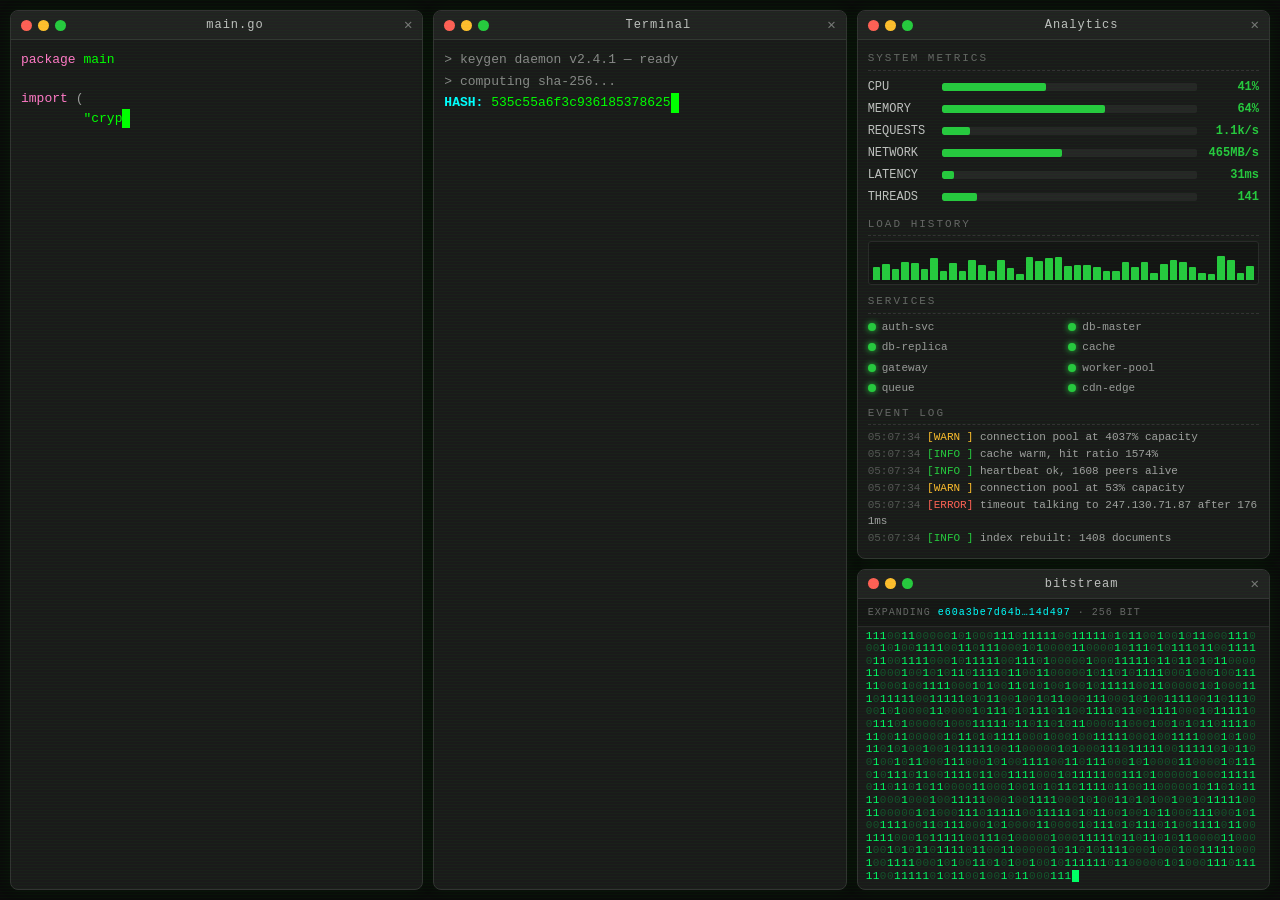
<file: legacy/hack-sys-prototype.html>
<!DOCTYPE html>
<html lang="ru">
<head>
<meta charset="UTF-8">
<meta name="viewport" content="width=device-width, initial-scale=1.0">
<title>HACK.SYS // TRIPLE PANEL</title>
<style>
  /* ============================================================
     БАЗОВЫЕ СТИЛИ
     ============================================================ */
  * { margin: 0; padding: 0; box-sizing: border-box; }

  html, body {
    height: 100%;
    background: #0a0a0a;
    color: #00ff00;
    font-family: "Courier New", Courier, monospace;
    font-size: 13px;
    overflow: hidden;               /* страница сама не скроллится — скроллятся окна */
  }

  /* Лёгкий эффект CRT-развёртки поверх всего (декоративный) */
  body::after {
    content: "";
    position: fixed;
    inset: 0;
    pointer-events: none;
    background: repeating-linear-gradient(
      to bottom,
      rgba(0, 255, 0, 0.03) 0px,
      rgba(0, 255, 0, 0.03) 1px,
      transparent 1px,
      transparent 3px
    );
    z-index: 999;
  }

  /* ============================================================
     МАКЕТ: 3 равные колонки на всю высоту, отступ 10px
     ============================================================ */
  .desktop {
    display: grid;
    grid-template-columns: 1fr 1fr 1fr;
    gap: 10px;
    padding: 10px;
    height: 100vh;
  }

  /* Третья колонка — два окна друг под другом.
     Верхнее (Analytics) занимает столько, сколько нужно его содержимому,
     но не больше 62% высоты; нижнее (bitstream) забирает весь остаток. */
  .col-stack {
    display: grid;
    grid-template-rows: auto minmax(0, 1fr);
    gap: 10px;
    min-height: 0;
    min-width: 0;
  }
  .col-stack > .window:first-child { max-height: 62vh; }

  /* ============================================================
     ОКНО
     ============================================================ */
  .window {
    display: flex;
    flex-direction: column;
    min-width: 0;                   /* чтобы длинные строки не растягивали колонку */
    min-height: 0;                  /* чтобы окно ужималось внутри grid-строки       */
    background: #1a1a1a;
    border: 1px solid #333;
    border-radius: 8px;
    overflow: hidden;
    box-shadow: 0 0 20px rgba(0, 255, 0, 0.05);
  }

  .titlebar {
    display: flex;
    align-items: center;
    gap: 8px;
    padding: 7px 10px;
    background: #222;
    border-bottom: 1px solid #333;
    flex: 0 0 auto;
    user-select: none;
  }

  /* Декоративные «кнопки» окна (macOS-стиль) */
  .dots { display: flex; gap: 6px; }
  .dot { width: 11px; height: 11px; border-radius: 50%; }
  .dot.red    { background: #ff5f56; }
  .dot.yellow { background: #ffbd2e; }
  .dot.green  { background: #27c93f; }

  .title {
    flex: 1;
    text-align: center;
    color: #c0c0c0;
    font-size: 12px;
    letter-spacing: 1px;
  }

  /* Кнопка закрытия справа — тоже декоративная */
  .close-btn {
    color: #777;
    font-size: 14px;
    line-height: 1;
    cursor: default;
  }
  .close-btn:hover { color: #ff5f56; }

  /* Тело окна: единственный скроллируемый контейнер */
  .body {
    flex: 1 1 auto;
    overflow-y: auto;
    overflow-x: hidden;
    padding: 10px;
    word-break: break-all;
    line-height: 1.5;
  }

  /* pre-wrap нужен только там, где важны отступы и пробелы (код, терминал, логи).
     На всём .body его ставить нельзя: переводы строк из самой разметки
     превратились бы в пустые строки и «раздули» окно аналитики. */
  #code, #terminal, #logs { white-space: pre-wrap; }

  /* Тонкий «хакерский» скроллбар */
  .body::-webkit-scrollbar { width: 8px; }
  .body::-webkit-scrollbar-track { background: #111; }
  .body::-webkit-scrollbar-thumb { background: #2a4a2a; border-radius: 4px; }
  .body::-webkit-scrollbar-thumb:hover { background: #3a6a3a; }

  /* Мигающий курсор (используется в окне кода и в терминале) */
  .cursor {
    display: inline-block;
    width: 8px;
    background: #00ff00;
    animation: blink 1s steps(1) infinite;
  }
  @keyframes blink { 0%, 50% { opacity: 1; } 50.01%, 100% { opacity: 0; } }

  /* ============================================================
     ОКНО 1 — подсветка синтаксиса Go
     ============================================================ */
  .kw   { color: #ff79c6; }  /* ключевые слова: func, var, for ... */
  .typ  { color: #8be9fd; }  /* типы: int, string, error ...       */
  .str  { color: #f1fa8c; }  /* строковые литералы                 */
  .num  { color: #bd93f9; }  /* числа                              */
  .com  { color: #6272a4; }  /* комментарии                        */
  .fn   { color: #50fa7b; }  /* имена функций / пакетов            */
  .pun  { color: #999; }     /* скобки и знаки препинания          */

  #code { color: #00ff00; }

  /* ============================================================
     ОКНО 2 — терминал
     ============================================================ */
  #terminal .cmd    { color: #888; }              /* строка «> generating...» */
  #terminal .prefix { color: #00ffff; font-weight: bold; } /* API_KEY: и т.п.  */
  #terminal .val    { color: #00ff00; }           /* сам «секрет»             */
  #terminal .ok     { color: #27c93f; }
  #terminal .line   { margin-bottom: 2px; }

  /* ============================================================
     ОКНО 3 — аналитика
     ============================================================ */
  .section-title {
    color: #666;
    font-size: 11px;
    letter-spacing: 2px;
    margin: 8px 0 5px;
    border-bottom: 1px dashed #333;
    padding-bottom: 3px;
  }
  .section-title:first-child { margin-top: 0; }

  table.metrics { width: 100%; border-collapse: collapse; font-size: 12px; }
  table.metrics td { padding: 2px 0; vertical-align: middle; }
  table.metrics td.name  { color: #c0c0c0; width: 74px; }
  table.metrics td.value { text-align: right; width: 62px; font-weight: bold; }

  /* Горизонтальный «столбик» метрики */
  .bar-track {
    height: 8px;
    background: #262626;
    border-radius: 2px;
    overflow: hidden;
  }
  .bar-fill {
    height: 100%;
    width: 0;
    border-radius: 2px;
    transition: width .6s ease, background-color .6s ease;
  }
  .lvl-ok   { background: #27c93f; }  /* зелёный  */
  .lvl-warn { background: #ffbd2e; }  /* жёлтый   */
  .lvl-crit { background: #ff5f56; }  /* красный  */

  .c-ok   { color: #27c93f; }
  .c-warn { color: #ffbd2e; }
  .c-crit { color: #ff5f56; }

  /* Вертикальная гистограмма истории нагрузки */
  .histogram {
    display: flex;
    align-items: flex-end;
    gap: 2px;
    height: 44px;
    background: #141414;
    border: 1px solid #2a2a2a;
    border-radius: 3px;
    padding: 4px;
  }
  .histogram .col {
    flex: 1;
    background: #27c93f;
    border-radius: 1px 1px 0 0;
    min-height: 2px;
    transition: height .5s ease, background-color .5s ease;
  }

  /* Индикаторы-«светофоры» состояния сервисов */
  .status-grid {
    display: grid;
    grid-template-columns: 1fr 1fr;
    gap: 4px 10px;
    font-size: 11px;
  }
  .status-item { display: flex; align-items: center; gap: 6px; color: #999; }
  .led {
    width: 8px; height: 8px; border-radius: 50%;
    flex: 0 0 auto;
    animation: pulse 2s ease-in-out infinite;
  }
  .led.lvl-ok   { box-shadow: 0 0 6px #27c93f; }
  .led.lvl-warn { box-shadow: 0 0 6px #ffbd2e; }
  .led.lvl-crit { box-shadow: 0 0 6px #ff5f56; }
  @keyframes pulse { 0%, 100% { opacity: 1; } 50% { opacity: .45; } }

  /* Тело окна аналитики — колонка: верхние блоки фиксированы,
     прокручивается только список логов внизу */
  #analytics-body { display: flex; flex-direction: column; overflow-y: auto; }
  #analytics-body .fixed-part { flex: 0 0 auto; }

  /* Лог-строки с уровнями */
  #logs {
    font-size: 11px;
    line-height: 1.45;
    flex: 1 1 auto;
    min-height: 60px;
    overflow-y: auto;
  }
  #logs::-webkit-scrollbar { width: 8px; }
  #logs::-webkit-scrollbar-track { background: #111; }
  #logs::-webkit-scrollbar-thumb { background: #2a4a2a; border-radius: 4px; }
  #logs .log-line { margin-bottom: 1px; }
  #logs .ts    { color: #555; }
  #logs .INFO  { color: #27c93f; }
  #logs .WARN  { color: #ffbd2e; }
  #logs .ERROR { color: #ff5f56; }
  #logs .msg   { color: #a0a0a0; }

  /* ============================================================
     ОКНО 4 — двоичное развёртывание хеша
     ============================================================ */
  #binary-body {
    display: flex;
    flex-direction: column;
    padding: 0;
    overflow: hidden;
  }

  /* Верхняя строка состояния: какой именно хеш сейчас разворачивается */
  #bin-status {
    flex: 0 0 auto;
    padding: 6px 10px;
    font-size: 10px;
    letter-spacing: 1px;
    color: #666;
    background: #151515;
    border-bottom: 1px solid #2a2a2a;
    white-space: nowrap;
    overflow: hidden;
    text-overflow: ellipsis;
  }
  #bin-status .hl { color: #00ffff; }

  /* Само поле битов: заполняет всё оставшееся пространство */
  #bin-stream {
    flex: 1 1 auto;
    overflow-y: auto;               /* прокручивается кодом, полосу прячем ниже */
    padding: 6px 8px;
    font-size: 11px;
    line-height: 1.15;
    letter-spacing: 0.5px;
    white-space: pre;
  }
  #bin-stream::-webkit-scrollbar { width: 0; height: 0; }
  #bin-stream .b1 { color: #00ff66; }             /* единицы — яркие  */
  #bin-stream .b0 { color: #14512c; }             /* нули — приглушённые */
  #bin-stream .blk { color: #445; }               /* разделитель блоков  */
  #bin-stream .caret {
    display: inline-block;
    width: 7px;
    background: #00ff66;
    animation: blink .6s steps(1) infinite;
  }

  /* На узких экранах колонки складываются в столбик */
  @media (max-width: 900px) {
    html, body { overflow: auto; }
    .desktop { grid-template-columns: 1fr; height: auto; }
    .col-stack { grid-template-rows: auto auto; }
    .window { height: 70vh; }
  }
</style>
</head>
<body>

<div class="desktop">

  <!-- ================= ОКНО 1: main.go ================= -->
  <section class="window">
    <header class="titlebar">
      <div class="dots">
        <span class="dot red"></span><span class="dot yellow"></span><span class="dot green"></span>
      </div>
      <span class="title">main.go</span>
      <span class="close-btn">&#10005;</span>
    </header>
    <div class="body" id="code"></div>
  </section>

  <!-- ================= ОКНО 2: Terminal ================= -->
  <section class="window">
    <header class="titlebar">
      <div class="dots">
        <span class="dot red"></span><span class="dot yellow"></span><span class="dot green"></span>
      </div>
      <span class="title">Terminal</span>
      <span class="close-btn">&#10005;</span>
    </header>
    <div class="body" id="terminal"></div>
  </section>

  <!-- ====== ПРАВАЯ КОЛОНКА: два окна друг под другом ====== -->
  <div class="col-stack">

  <!-- ================= ОКНО 3: Analytics ================= -->
  <section class="window">
    <header class="titlebar">
      <div class="dots">
        <span class="dot red"></span><span class="dot yellow"></span><span class="dot green"></span>
      </div>
      <span class="title">Analytics</span>
      <span class="close-btn">&#10005;</span>
    </header>
    <div class="body" id="analytics-body">
      <div class="fixed-part">
        <div class="section-title">SYSTEM METRICS</div>
        <table class="metrics"><tbody id="metrics"></tbody></table>

        <div class="section-title">LOAD HISTORY</div>
        <div class="histogram" id="histogram"></div>

        <div class="section-title">SERVICES</div>
        <div class="status-grid" id="services"></div>

        <div class="section-title">EVENT LOG</div>
      </div>
      <div id="logs"></div>
    </div>
  </section>

  <!-- ================= ОКНО 4: bitstream ================= -->
  <section class="window">
    <header class="titlebar">
      <div class="dots">
        <span class="dot red"></span><span class="dot yellow"></span><span class="dot green"></span>
      </div>
      <span class="title">bitstream</span>
      <span class="close-btn">&#10005;</span>
    </header>
    <div class="body" id="binary-body">
      <div id="bin-status"></div>
      <div id="bin-stream"></div>
    </div>
  </section>

  </div><!-- /col-stack -->

</div>

<script>
/* ==================================================================
   ОБЩИЕ УТИЛИТЫ
   ================================================================== */

/** Случайное целое в диапазоне [min, max] включительно. */
const randInt = (min, max) => Math.floor(Math.random() * (max - min + 1)) + min;

/** Случайный элемент массива. */
const pick = arr => arr[Math.floor(Math.random() * arr.length)];

/** Экранирование HTML — обязательно, т.к. текст вставляется через innerHTML. */
function esc(s) {
  return s.replace(/[&<>]/g, c => ({ '&': '&amp;', '<': '&lt;', '>': '&gt;' }[c]));
}

/**
 * Держит контейнер прокрученным вниз (эффект «терминала»).
 * Если пользователь сам отмотал наверх — не мешаем ему читать.
 */
function autoScroll(el) {
  const nearBottom = el.scrollHeight - el.scrollTop - el.clientHeight < 60;
  if (nearBottom) el.scrollTop = el.scrollHeight;
}

/**
 * Ограничивает количество узлов в контейнере, чтобы за часы работы
 * страница не съела всю память. Удаляем самые старые сверху.
 */
function trim(el, maxNodes) {
  while (el.childNodes.length > maxNodes) el.removeChild(el.firstChild);
}


/* ==================================================================
   ОКНО 1 — main.go: бесконечная печать Go-кода с подсветкой
   ==================================================================
   Как работает анимация:
   1. Есть очередь строк `codeQueue`. Сначала туда кладётся «шапка»
      файла (package/import/func main), затем очередь бесконечно
      пополняется случайно сгенерированными фрагментами.
   2. Таймер `typeCodeChar` печатает по одному символу текущей строки.
      Когда строка закончилась — она подсвечивается и «фиксируется»,
      берётся следующая из очереди.
   3. Подсветка делается регуляркой по уже готовой строке.
*/

const codeEl = document.getElementById('code');

// Ключевые слова и типы Go для подсветки
const GO_KEYWORDS = ['package','import','func','var','const','type','struct','interface',
  'return','if','else','for','range','go','defer','chan','select','switch','case',
  'default','break','continue','map','nil','true','false','make','new','len','cap','append'];
const GO_TYPES = ['int','int64','int32','uint8','float64','string','bool','byte','rune','error','any'];

/**
 * Подсветка синтаксиса Go.
 * Идём одной «объединённой» регуляркой, чтобы приоритет был правильным:
 * сначала комментарии, потом строки, потом числа, потом слова.
 */
function highlightGo(line) {
  const kwRe = GO_KEYWORDS.join('|');
  const tyRe = GO_TYPES.join('|');
  const re = new RegExp(
    '(//[^\\n]*)' +                    // 1: комментарий
    '|("(?:[^"\\\\]|\\\\.)*")' +       // 2: строка в двойных кавычках
    '|(`[^`]*`)' +                     // 3: raw-строка в бэктиках
    '|\\b(\\d+(?:\\.\\d+)?)\\b' +      // 4: число
    '|\\b(' + kwRe + ')\\b' +          // 5: ключевое слово
    '|\\b(' + tyRe + ')\\b' +          // 6: тип
    '|\\b([A-Za-z_]\\w*)(?=\\s*\\()' + // 7: идентификатор перед "(" = вызов функции
    '|([{}()\\[\\];,.])',              // 8: пунктуация
    'g'
  );

  let out = '', last = 0, m;
  while ((m = re.exec(line)) !== null) {
    out += esc(line.slice(last, m.index));           // обычный текст до совпадения
    const cls = m[1] ? 'com' : m[2] || m[3] ? 'str' : m[4] ? 'num'
              : m[5] ? 'kw'  : m[6] ? 'typ' : m[7] ? 'fn' : 'pun';
    out += '<span class="' + cls + '">' + esc(m[0]) + '</span>';
    last = re.lastIndex;
  }
  out += esc(line.slice(last));
  return out;
}

// «Шапка» файла — печатается один раз в начале
const CODE_HEADER = [
  'package main',
  '',
  'import (',
  '\t"crypto/sha256"',
  '\t"fmt"',
  '\t"math/rand"',
  '\t"sync"',
  '\t"time"',
  ')',
  '',
  '// injectPayload — точка входа демона сбора телеметрии',
  'func main() {',
  '\tfmt.Println("[boot] node online")',
  '\trand.Seed(time.Now().UnixNano())',
  '}',
  ''
];

// Словари для генерации «правдоподобного» кода
const VARS   = ['buf','ctx','node','hash','conn','payload','token','seed','pool','chunk','sig','mask','delta','frame'];
const FUNCS  = ['scanPorts','decodeFrame','rotateKey','flushBuffer','probeHost','signBlock','deriveSeed','mergeShards'];
const PKGS   = ['fmt','rand','sha256','time','sync'];
const STRS   = ['handshake ok','node %d synced','packet dropped','key rotated','tunnel established',
                'checksum mismatch','peer %s joined','flush complete'];
const NOTES  = ['проверяем контрольную сумму','повторная попытка через backoff','эта ветка греется на проде',
                'TODO: вынести в отдельный воркер','lock-free очередь, не трогать','рекурсию тут нельзя — стек'];

/** Генерирует случайный, синтаксически осмысленный фрагмент Go-кода (массив строк). */
function makeCodeChunk() {
  const v  = pick(VARS), v2 = pick(VARS), f = pick(FUNCS);

  const templates = [
    // Простое присваивание
    () => ['\t' + v + ' := ' + randInt(1, 9999)],

    // Вызов печати
    () => ['\tfmt.Println("' + pick(STRS) + '", ' + v + ')'],

    // Комментарий
    () => ['\t// ' + pick(NOTES)],

    // Объявление переменной с типом
    () => ['\tvar ' + v + ' ' + pick(GO_TYPES) + ' = ' + (Math.random() < .5 ? randInt(0, 512) : '"' + pick(STRS) + '"')],

    // Цикл for
    () => [
      '\tfor i := 0; i < ' + randInt(4, 64) + '; i++ {',
      '\t\t' + v + ' = ' + v + ' ^ (i << ' + randInt(1, 7) + ')',
      '\t}'
    ],

    // Range по слайсу
    () => [
      '\tfor i, b := range ' + v + ' {',
      '\t\t' + v2 + '[i] = b + byte(' + randInt(1, 255) + ')',
      '\t}'
    ],

    // Проверка ошибки
    () => [
      '\tif err := ' + f + '(' + v + '); err != nil {',
      '\t\treturn fmt.Errorf("' + f + ': %w", err)',
      '\t}'
    ],

    // Целая функция
    () => [
      '',
      '// ' + f + ' — ' + pick(NOTES),
      'func ' + f + '(' + v + ' []byte) (' + pick(GO_TYPES) + ', error) {',
      '\th := sha256.Sum256(' + v + ')',
      '\tif len(h) == 0 {',
      '\t\treturn nil, fmt.Errorf("empty digest")',
      '\t}',
      '\treturn h[:' + randInt(4, 32) + '], nil',
      '}',
      ''
    ],

    // Горутина с WaitGroup
    () => [
      '\tvar wg sync.WaitGroup',
      '\tfor n := 0; n < ' + randInt(2, 16) + '; n++ {',
      '\t\twg.Add(1)',
      '\t\tgo func(n int) {',
      '\t\t\tdefer wg.Done()',
      '\t\t\t' + f + '(' + v + ')',
      '\t\t}(n)',
      '\t}',
      '\twg.Wait()'
    ],

    // Работа с каналом
    () => [
      '\tch := make(chan ' + pick(GO_TYPES) + ', ' + randInt(1, 128) + ')',
      '\tselect {',
      '\tcase ' + v + ' = <-ch:',
      '\t\t' + pick(PKGS) + '.Println("recv", ' + v + ')',
      '\tcase <-time.After(' + randInt(50, 900) + ' * time.Millisecond):',
      '\t\t' + pick(PKGS) + '.Println("timeout")',
      '\t}'
    ],

    // Структура
    () => [
      '',
      'type ' + f.charAt(0).toUpperCase() + f.slice(1) + ' struct {',
      '\tID    int',
      '\tName  string',
      '\tFlags uint8',
      '}',
      ''
    ],

    // Map
    () => [
      '\t' + v + ' := map[string]int{',
      '\t\t"' + pick(VARS) + '": ' + randInt(1, 999) + ',',
      '\t\t"' + pick(VARS) + '": ' + randInt(1, 999) + ',',
      '\t}'
    ]
  ];

  return pick(templates)();
}

// Очередь строк на печать; стартуем с «шапки» файла
let codeQueue = CODE_HEADER.slice();
let currentLine = '';   // строка, которая печатается прямо сейчас
let charIndex = 0;      // позиция символа внутри currentLine

// Контейнер для уже напечатанных строк + активная строка с курсором
const doneEl = document.createElement('div');
const liveEl = document.createElement('div');
codeEl.appendChild(doneEl);
codeEl.appendChild(liveEl);

/** Один «тик» печати: добавляет очередной символ активной строки. */
function typeCodeChar() {
  // Если активной строки нет — берём следующую из очереди
  if (currentLine === null) {
    if (codeQueue.length === 0) codeQueue = codeQueue.concat(makeCodeChunk()); // очередь бесконечная
    currentLine = codeQueue.shift();
    charIndex = 0;
  }

  charIndex++;
  const partial = currentLine.slice(0, charIndex);
  liveEl.innerHTML = highlightGo(partial) + '<span class="cursor">&nbsp;</span>';

  if (charIndex >= currentLine.length) {
    // Строка допечатана — фиксируем её и переходим к следующей
    const row = document.createElement('div');
    row.innerHTML = highlightGo(currentLine) || '&nbsp;';
    doneEl.appendChild(row);
    trim(doneEl, 400);      // не даём DOM расти бесконечно
    liveEl.innerHTML = '<span class="cursor">&nbsp;</span>';
    currentLine = null;

    // Небольшая пауза в конце строки — так печать выглядит живее
    setTimeout(typeCodeChar, randInt(90, 260));
  } else {
    setTimeout(typeCodeChar, randInt(12, 45)); // скорость посимвольной печати
  }
  autoScroll(codeEl);
}

currentLine = null;
typeCodeChar();


/* ==================================================================
   ОКНО 2 — Terminal: поток случайных ключей/токенов/хешей
   ==================================================================
   Как работает анимация:
   1. Каждые ~2–3 секунды запускается цикл: сначала печатается служебная
      строка "> generating token...", затем — сама секретная строка,
      посимвольно, чтобы был эффект «печатной машинки».
   2. Формат значения зависит от префикса: hex для HASH, base64 для
      TOKEN, UUID для SESSION и т.д.
*/

const termEl = document.getElementById('terminal');

const HEX    = '0123456789abcdef';
const B64    = 'ABCDEFGHIJKLMNOPQRSTUVWXYZabcdefghijklmnopqrstuvwxyz0123456789+/';
const ALNUM  = 'ABCDEFGHIJKLMNOPQRSTUVWXYZabcdefghijklmnopqrstuvwxyz0123456789';
const SYMS   = ALNUM + '-_.~!$%&';

/** Случайная строка длины len из указанного алфавита. */
function randStr(len, alphabet) {
  let s = '';
  for (let i = 0; i < len; i++) s += alphabet[Math.floor(Math.random() * alphabet.length)];
  return s;
}

/** UUID v4-подобная строка. */
function uuid() {
  const h = n => randStr(n, HEX);
  return h(8) + '-' + h(4) + '-4' + h(3) + '-' + pick(['8','9','a','b']) + h(3) + '-' + h(12);
}

// Типы «секретов»: префикс, генератор значения и подпись действия
const SECRET_TYPES = [
  { prefix: 'API_KEY',  gen: () => 'sk_live_' + randStr(randInt(32, 48), ALNUM),      action: 'generating api key' },
  { prefix: 'SECRET',   gen: () => randStr(randInt(40, 64), SYMS),                    action: 'deriving secret'    },
  { prefix: 'TOKEN',    gen: () => randStr(randInt(36, 60), B64) + '==',              action: 'generating token'   },
  { prefix: 'HASH',     gen: () => randStr(64, HEX),                                  action: 'computing sha-256'  },
  { prefix: 'AUTH',     gen: () => 'Bearer ' + randStr(randInt(32, 44), B64),         action: 'signing request'    },
  { prefix: 'SESSION',  gen: () => uuid(),                                            action: 'opening session'    },
  { prefix: 'PRIVKEY',  gen: () => randStr(randInt(44, 56), B64),                     action: 'unwrapping key'     },
  { prefix: 'NONCE',    gen: () => randStr(32, HEX),                                  action: 'rolling nonce'      },
  { prefix: 'CHECKSUM', gen: () => randStr(40, HEX),                                  action: 'verifying blob'     }
];

/** Добавляет в терминал уже готовую строку (без эффекта печати). */
function termLine(html) {
  const div = document.createElement('div');
  div.className = 'line';
  div.innerHTML = html;
  termEl.appendChild(div);
  trim(termEl, 300);
  autoScroll(termEl);
  return div;
}

/**
 * Печатает текст в существующий элемент посимвольно.
 * `prefixHtml` выводится сразу, `text` — по буквам. По завершении зовёт done().
 */
function typeInto(el, prefixHtml, text, speed, done) {
  let i = 0;
  (function step() {
    i++;
    el.innerHTML = prefixHtml +
      '<span class="val">' + esc(text.slice(0, i)) + '</span>' +
      (i < text.length ? '<span class="cursor">&nbsp;</span>' : '');
    autoScroll(termEl);
    if (i < text.length) setTimeout(step, speed);
    else if (done) done();
  })();
}

// Сколько циклов подряд не выпадал HASH. Нужно, чтобы окно bitstream
// получало новый хеш регулярно, а не раз в полминуты по воле рандома.
let cyclesSinceHash = 0;
const HASH_TYPE = SECRET_TYPES.find(t => t.prefix === 'HASH');

/** Один полный цикл терминала: команда -> печать секрета -> подтверждение -> пауза. */
function terminalCycle() {
  // Каждый 4-й цикл принудительно выдаём HASH, остальные — случайный тип
  const type = cyclesSinceHash >= 3 ? HASH_TYPE : pick(SECRET_TYPES);
  cyclesSinceHash = type.prefix === 'HASH' ? 0 : cyclesSinceHash + 1;

  // 1. Служебная строка-«команда»
  termLine('<span class="cmd">&gt; ' + esc(type.action) + '...</span>');

  // 2. Сама секретная строка, печатается посимвольно
  setTimeout(() => {
    const line = termLine('');
    const value = type.gen();
    typeInto(
      line,
      '<span class="prefix">' + type.prefix + ':</span> ',
      value,
      12,
      () => {
        // 3. Подтверждение выполнения
        setTimeout(() => {
          termLine('<span class="ok">  [ok]</span> <span class="cmd">' +
            value.length + ' bytes &middot; entropy ' + randInt(180, 256) + ' bits</span>');

          // 3b. Если это был HASH — отдаём его в окно bitstream на развёртку
          if (type.prefix === 'HASH') startBinary(value);
          // 4. Пауза 2–3 секунды и следующий цикл
          setTimeout(terminalCycle, randInt(2000, 3000));
        }, 200);
      }
    );
  }, 350);
}

termLine('<span class="cmd">&gt; keygen daemon v2.4.1 &mdash; ready</span>');
setTimeout(terminalCycle, 600);


/* ==================================================================
   ОКНО 3 — Analytics: метрики, гистограмма, индикаторы, логи
   ==================================================================
   Как работает анимация:
   Раз в 3 секунды `updateAnalytics()` слегка сдвигает каждую метрику
   (случайное блуждание в разумных границах), перерисовывает полоски,
   двигает гистограмму на один столбик влево и добавляет 1–3 записи в лог.
*/

const metricsEl   = document.getElementById('metrics');
const histogramEl = document.getElementById('histogram');
const servicesEl  = document.getElementById('services');
const logsEl      = document.getElementById('logs');

// Описание метрик: текущее значение, границы, шаг дрейфа и пороги «жёлтый/красный»
const METRICS = [
  { name: 'CPU',      value: 42,   min: 5,   max: 99,    step: 12,  unit: '%',    warn: 70,   crit: 88,  scaleMax: 100  },
  { name: 'MEMORY',   value: 61,   min: 20,  max: 97,    step: 7,   unit: '%',    warn: 75,   crit: 90,  scaleMax: 100  },
  { name: 'REQUESTS', value: 1240, min: 100, max: 9800,  step: 900, unit: '/s',   warn: 6000, crit: 8500, scaleMax: 10000 },
  { name: 'NETWORK',  value: 340,  min: 10,  max: 980,   step: 160, unit: 'MB/s', warn: 650,  crit: 850, scaleMax: 1000 },
  { name: 'LATENCY',  value: 48,   min: 4,   max: 620,   step: 60,  unit: 'ms',   warn: 200,  crit: 400, scaleMax: 620  },
  { name: 'THREADS',  value: 128,  min: 8,   max: 1024,  step: 90,  unit: '',     warn: 600,  crit: 850, scaleMax: 1024 }
];

const SERVICES = ['auth-svc','db-master','db-replica','cache','gateway','worker-pool','queue','cdn-edge'];

// История нагрузки для гистограммы (40 столбиков)
const HIST_BARS = 40;
const history = Array.from({ length: HIST_BARS }, () => randInt(15, 70));

/** Возвращает css-класс уровня по значению и порогам. */
const levelOf = (v, m) => v >= m.crit ? 'lvl-crit' : v >= m.warn ? 'lvl-warn' : 'lvl-ok';

/** Разовое построение DOM для метрик, индикаторов и гистограммы. */
function buildAnalytics() {
  // Строки таблицы метрик
  METRICS.forEach((m, i) => {
    const tr = document.createElement('tr');
    tr.innerHTML =
      '<td class="name">' + m.name + '</td>' +
      '<td><div class="bar-track"><div class="bar-fill" id="bar' + i + '"></div></div></td>' +
      '<td class="value" id="val' + i + '"></td>';
    metricsEl.appendChild(tr);
  });

  // Столбики гистограммы
  history.forEach(() => {
    const col = document.createElement('div');
    col.className = 'col';
    histogramEl.appendChild(col);
  });

  // Индикаторы сервисов
  SERVICES.forEach((s, i) => {
    const item = document.createElement('div');
    item.className = 'status-item';
    item.innerHTML = '<span class="led lvl-ok" id="led' + i + '"></span>' + s;
    servicesEl.appendChild(item);
  });
}

/** Форматирование числа: тысячи с разделителем. */
const fmt = n => n >= 1000 ? (n / 1000).toFixed(1) + 'k' : String(n);

/** Обновление метрик, гистограммы и индикаторов. */
function updateAnalytics() {
  METRICS.forEach((m, i) => {
    // Случайное блуждание: сдвиг в пределах ±step, зажатый в [min, max]
    const drift = randInt(-m.step, m.step);
    m.value = Math.max(m.min, Math.min(m.max, m.value + drift));

    const lvl = levelOf(m.value, m);
    const bar = document.getElementById('bar' + i);
    const val = document.getElementById('val' + i);
    bar.style.width = Math.round(m.value / m.scaleMax * 100) + '%';
    bar.className = 'bar-fill ' + lvl;
    val.textContent = fmt(m.value) + m.unit;
    val.className = 'value ' + ({ 'lvl-ok': 'c-ok', 'lvl-warn': 'c-warn', 'lvl-crit': 'c-crit' })[lvl];
  });

  // Гистограмма: сдвигаем историю влево и добавляем текущий CPU
  history.shift();
  history.push(METRICS[0].value);
  const cols = histogramEl.children;
  for (let i = 0; i < cols.length; i++) {
    const v = history[i];
    cols[i].style.height = Math.max(2, v) + '%';
    cols[i].className = 'col ' + (v >= 88 ? 'lvl-crit' : v >= 70 ? 'lvl-warn' : 'lvl-ok');
  }

  // Индикаторы сервисов: в основном зелёные, изредка жёлтые/красные
  SERVICES.forEach((_, i) => {
    const r = Math.random();
    const lvl = r > 0.94 ? 'lvl-crit' : r > 0.82 ? 'lvl-warn' : 'lvl-ok';
    document.getElementById('led' + i).className = 'led ' + lvl;
  });
}

// Заготовки сообщений для лога по уровням
const LOG_MSGS = {
  INFO: [
    'heartbeat ok, {n} peers alive',
    'cache warm, hit ratio {n}%',
    'batch {n} committed to shard-{s}',
    'tls handshake with {ip} complete',
    'gc cycle finished in {n}ms',
    'index rebuilt: {n} documents',
    'replica lag {n}ms — within slo'
  ],
  WARN: [
    'retry #{n} for upstream {ip}',
    'connection pool at {n}% capacity',
    'slow query detected: {n}ms',
    'disk usage on shard-{s} at {n}%',
    'rate limit approaching for key ...{h}',
    'queue depth {n}, backpressure engaged'
  ],
  ERROR: [
    'timeout talking to {ip} after {n}ms',
    'checksum mismatch on shard-{s}',
    'auth rejected for token ...{h}',
    'write failed, {n} records dropped',
    'node {ip} unreachable — evicting',
    'panic recovered in worker-{s}'
  ]
};

/** Подставляет случайные значения в шаблон сообщения. */
function renderMsg(tpl) {
  return tpl
    .replace('{n}',  randInt(2, 4800))
    .replace('{s}',  randInt(0, 15))
    .replace('{ip}', randInt(10, 250) + '.' + randInt(0, 255) + '.' + randInt(0, 255) + '.' + randInt(1, 254))
    .replace('{h}',  randStr(6, HEX));
}

/** Текущее время в формате HH:MM:SS. */
function nowTime() {
  const d = new Date();
  const p = n => String(n).padStart(2, '0');
  return p(d.getHours()) + ':' + p(d.getMinutes()) + ':' + p(d.getSeconds());
}

/** Добавляет одну строку в лог. Уровень выбирается по вероятности: 70/22/8. */
function pushLog() {
  const r = Math.random();
  const level = r < 0.70 ? 'INFO' : r < 0.92 ? 'WARN' : 'ERROR';

  const div = document.createElement('div');
  div.className = 'log-line';
  div.innerHTML =
    '<span class="ts">' + nowTime() + '</span> ' +
    '<span class="' + level + '">[' + level.padEnd(5) + ']</span> ' +
    '<span class="msg">' + esc(renderMsg(pick(LOG_MSGS[level]))) + '</span>';

  logsEl.appendChild(div);
  trim(logsEl, 200);

  // Прокручиваем список логов вниз (он единственный скроллится в этом окне)
  autoScroll(logsEl);
}

// Инициализация окна аналитики
buildAnalytics();
updateAnalytics();
for (let i = 0; i < 6; i++) pushLog();          // немного строк на старте

setInterval(updateAnalytics, 3000);             // метрики — раз в 3 секунды
setInterval(() => {                             // логи — чуть чаще и пачками
  const n = randInt(1, 3);
  for (let i = 0; i < n; i++) setTimeout(pushLog, i * 300);
}, 1800);


/* ==================================================================
   ОКНО 4 — bitstream: двоичное развёртывание хеша из окна Terminal
   ==================================================================
   Как работает анимация:
   1. Как только в Terminal допечатался очередной HASH, вызывается
      startBinary(hash): окно очищается, хеш переводится в биты
      (каждый hex-символ -> 4 бита, 64 символа -> 256 бит).
   2. Цикл на requestAnimationFrame печатает биты пачками по ~22 штуки
      за кадр (примерно 1300 символов в секунду) — символ за символом,
      но очень быстро.
   3. Когда 256 бит закончились, поток не останавливается: биты
      циклически сдвигаются, счётчик блока увеличивается, вставляется
      строка-разделитель, и печать продолжается — так окно постоянно
      заполнено до прихода следующего хеша.
   4. Ширина строки считается по реальной ширине символа, поэтому биты
      заполняют всё пространство окна без переносов посреди байта.
*/

const binStatusEl = document.getElementById('bin-status');
const binStreamEl = document.getElementById('bin-stream');

// Контейнер готовых строк + активная (печатающаяся) строка
const binDone = document.createElement('div');
const binLive = document.createElement('div');
binStreamEl.appendChild(binDone);
binStreamEl.appendChild(binLive);

/** hex-строка -> строка из нулей и единиц (по 4 бита на символ). */
function hexToBits(hex) {
  let out = '';
  for (const ch of hex) {
    const v = parseInt(ch, 16);
    // На всякий случай: не-hex символ разворачиваем в 8 бит его кода
    out += Number.isNaN(v) ? ch.charCodeAt(0).toString(2).padStart(8, '0')
                           : v.toString(2).padStart(4, '0');
  }
  return out;
}

/**
 * Раскрашивает биты, склеивая подряд идущие одинаковые символы в один span.
 * Так на строку из ~100 бит приходится ~50 узлов, а не 100.
 */
function colorizeBits(s) {
  let out = '', i = 0;
  while (i < s.length) {
    const c = s[i];
    let j = i;
    while (j < s.length && s[j] === c) j++;
    out += '<span class="' + (c === '1' ? 'b1' : 'b0') + '">' + s.slice(i, j) + '</span>';
    i = j;
  }
  return out;
}

/** Сколько символов помещается в строку по текущей ширине окна. */
let binCols = 64;
function measureBinCols() {
  const probe = document.createElement('span');
  probe.style.cssText = 'position:absolute;visibility:hidden;white-space:pre';
  probe.textContent = '0'.repeat(50);
  binStreamEl.appendChild(probe);
  const charW = probe.getBoundingClientRect().width / 50;
  binStreamEl.removeChild(probe);
  // 16 — горизонтальные padding'и контейнера
  binCols = Math.max(16, Math.floor((binStreamEl.clientWidth - 16) / charW));
}

/** Сколько строк влезает по высоте — по ним же и подрезаем DOM. */
function binVisibleRows() {
  const lineH = parseFloat(getComputedStyle(binStreamEl).fontSize) * 1.15;
  return Math.max(10, Math.ceil(binStreamEl.clientHeight / lineH));
}

// Текущее состояние потока
let binState = null;

/** Запуск развёртки нового хеша: полный сброс окна. */
function startBinary(hash) {
  measureBinCols();
  binDone.innerHTML = '';
  binLive.innerHTML = '';

  binState = {
    hash: hash,
    bits: hexToBits(hash),   // 256 бит для sha-256
    pos: 0,                  // позиция внутри bits
    round: 0,                // сколько раз прошли эти 256 бит
    block: 0,                // номер блока (ROUNDS_PER_BLOCK проходов)
    line: ''                 // накапливаемая активная строка
  };

  binStatusEl.innerHTML =
    'EXPANDING <span class="hl">' + esc(hash.slice(0, 12)) + '&hellip;' + esc(hash.slice(-6)) +
    '</span> &middot; ' + binState.bits.length + ' BIT';
}

// Сколько проходов по 256 бит составляют один «блок».
// 8 проходов ≈ 2048 бит ≈ полтора экрана — разделители не мельтешат.
const ROUNDS_PER_BLOCK = 8;

/** Один шаг: добавляет ровно один бит в активную строку. */
function binStep() {
  const st = binState;

  // Проход закончился — циклически сдвигаем биты и начинаем заново
  if (st.pos >= st.bits.length) {
    st.bits = st.bits.slice(1) + st.bits[0];   // сдвиг влево на 1 бит
    st.pos = 0;
    st.round++;

    // Каждые ROUNDS_PER_BLOCK проходов вставляем строку-разделитель
    if (st.round % ROUNDS_PER_BLOCK === 0) {
      st.block++;
      binFlushLine();                          // дописываем текущую строку как есть
      const sep = document.createElement('div');
      const label = ' BLOCK 0x' + st.block.toString(16).toUpperCase().padStart(2, '0') +
                    ' · OFFSET 0x' + (st.block * 256).toString(16).toUpperCase() + ' ';
      const dashes = Math.max(0, binCols - label.length);
      sep.innerHTML = '<span class="blk">' +
        '─'.repeat(Math.floor(dashes / 2)) + label +
        '─'.repeat(Math.ceil(dashes / 2)) + '</span>';
      binDone.appendChild(sep);
      trim(binDone, binVisibleRows() + 4);
    }
    return;
  }

  st.line += st.bits[st.pos++];
  if (st.line.length >= binCols) binFlushLine();
}

/** Фиксирует активную строку как готовую и начинает новую. */
function binFlushLine() {
  const st = binState;
  if (!st.line) return;
  const row = document.createElement('div');
  row.innerHTML = colorizeBits(st.line);
  binDone.appendChild(row);
  st.line = '';
  // Держим в DOM чуть больше, чем видно на экране
  trim(binDone, binVisibleRows() + 4);
}

/** Кадр анимации: печатаем пачку бит и перерисовываем активную строку. */
const BITS_PER_FRAME = 22;   // ~1300 символов в секунду при 60 fps
function binFrame() {
  if (binState) {
    for (let i = 0; i < BITS_PER_FRAME; i++) binStep();
    binLive.innerHTML = colorizeBits(binState.line) + '<span class="caret">&nbsp;</span>';
    // Держим поток прижатым к низу окна
    binStreamEl.scrollTop = binStreamEl.scrollHeight;
  }
  requestAnimationFrame(binFrame);
}

// Пересчитываем ширину строки при изменении размера окна браузера
window.addEventListener('resize', measureBinCols);

// Стартовый хеш, чтобы окно не пустовало до первого HASH из Terminal
startBinary(randStr(64, HEX));
requestAnimationFrame(binFrame);
</script>

</body>
</html>
</file>
